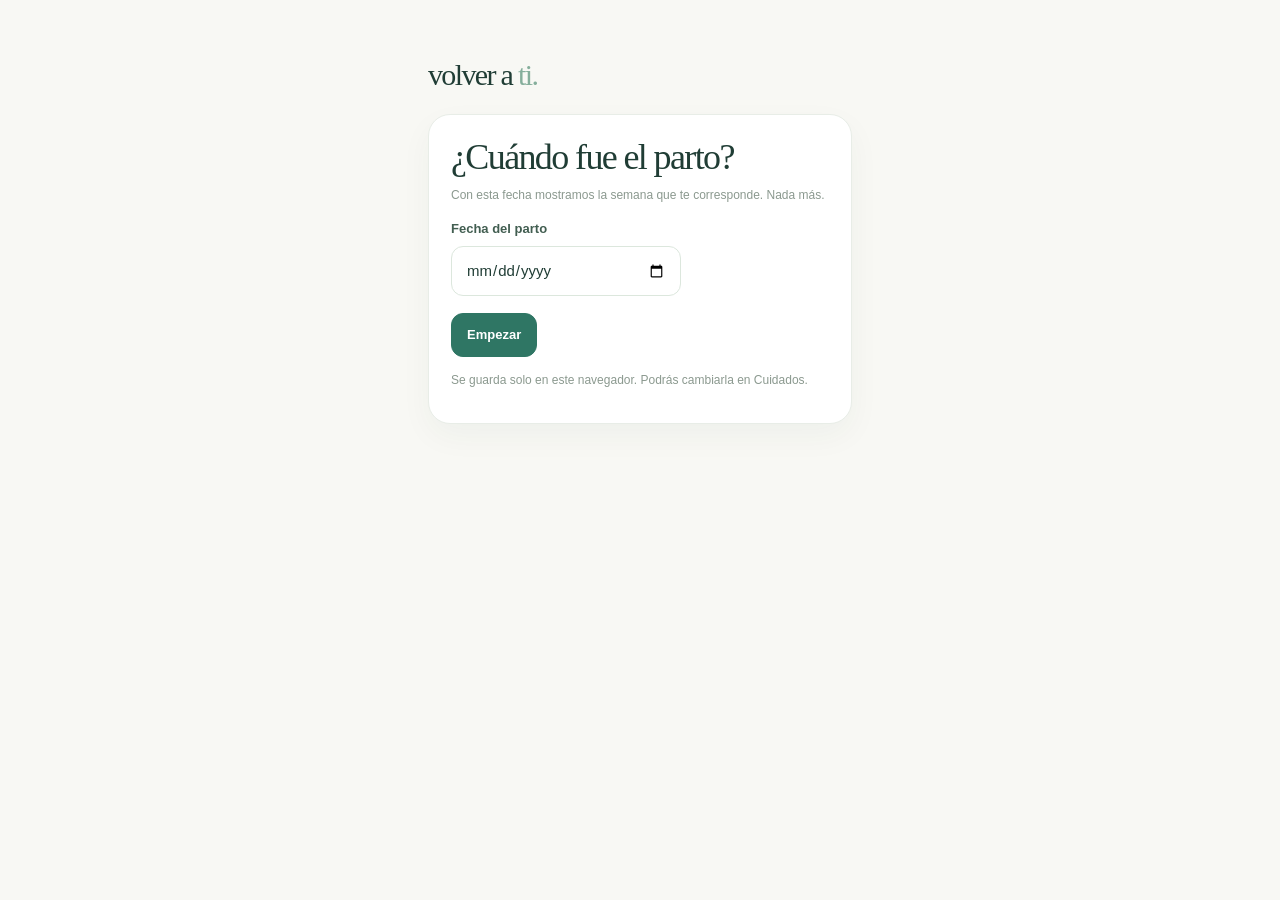
<file: posparto.html>
<!doctype html>
<html lang="es">
<head>
  <meta charset="utf-8">
  <meta name="viewport" content="width=device-width, initial-scale=1, viewport-fit=cover">
  <meta name="theme-color" content="#f8f8f4">
  <meta name="description" content="Una guía suave, personalizada y privada para acompañar la recuperación después del parto.">
  <title>Volver a ti · Recuperación posparto</title>
  <link rel="stylesheet" href="compartido.css">
</head>
<body>
  <div id="app" class="app"><noscript>Para usar la checklist y el calendario necesitas activar JavaScript. Las recomendaciones generales están disponibles en las fuentes oficiales: ACOG y NHS.</noscript></div>
  <script src="app.js"></script>
  <script src="datos-posparto.js"></script>
</body>
</html>
</file>
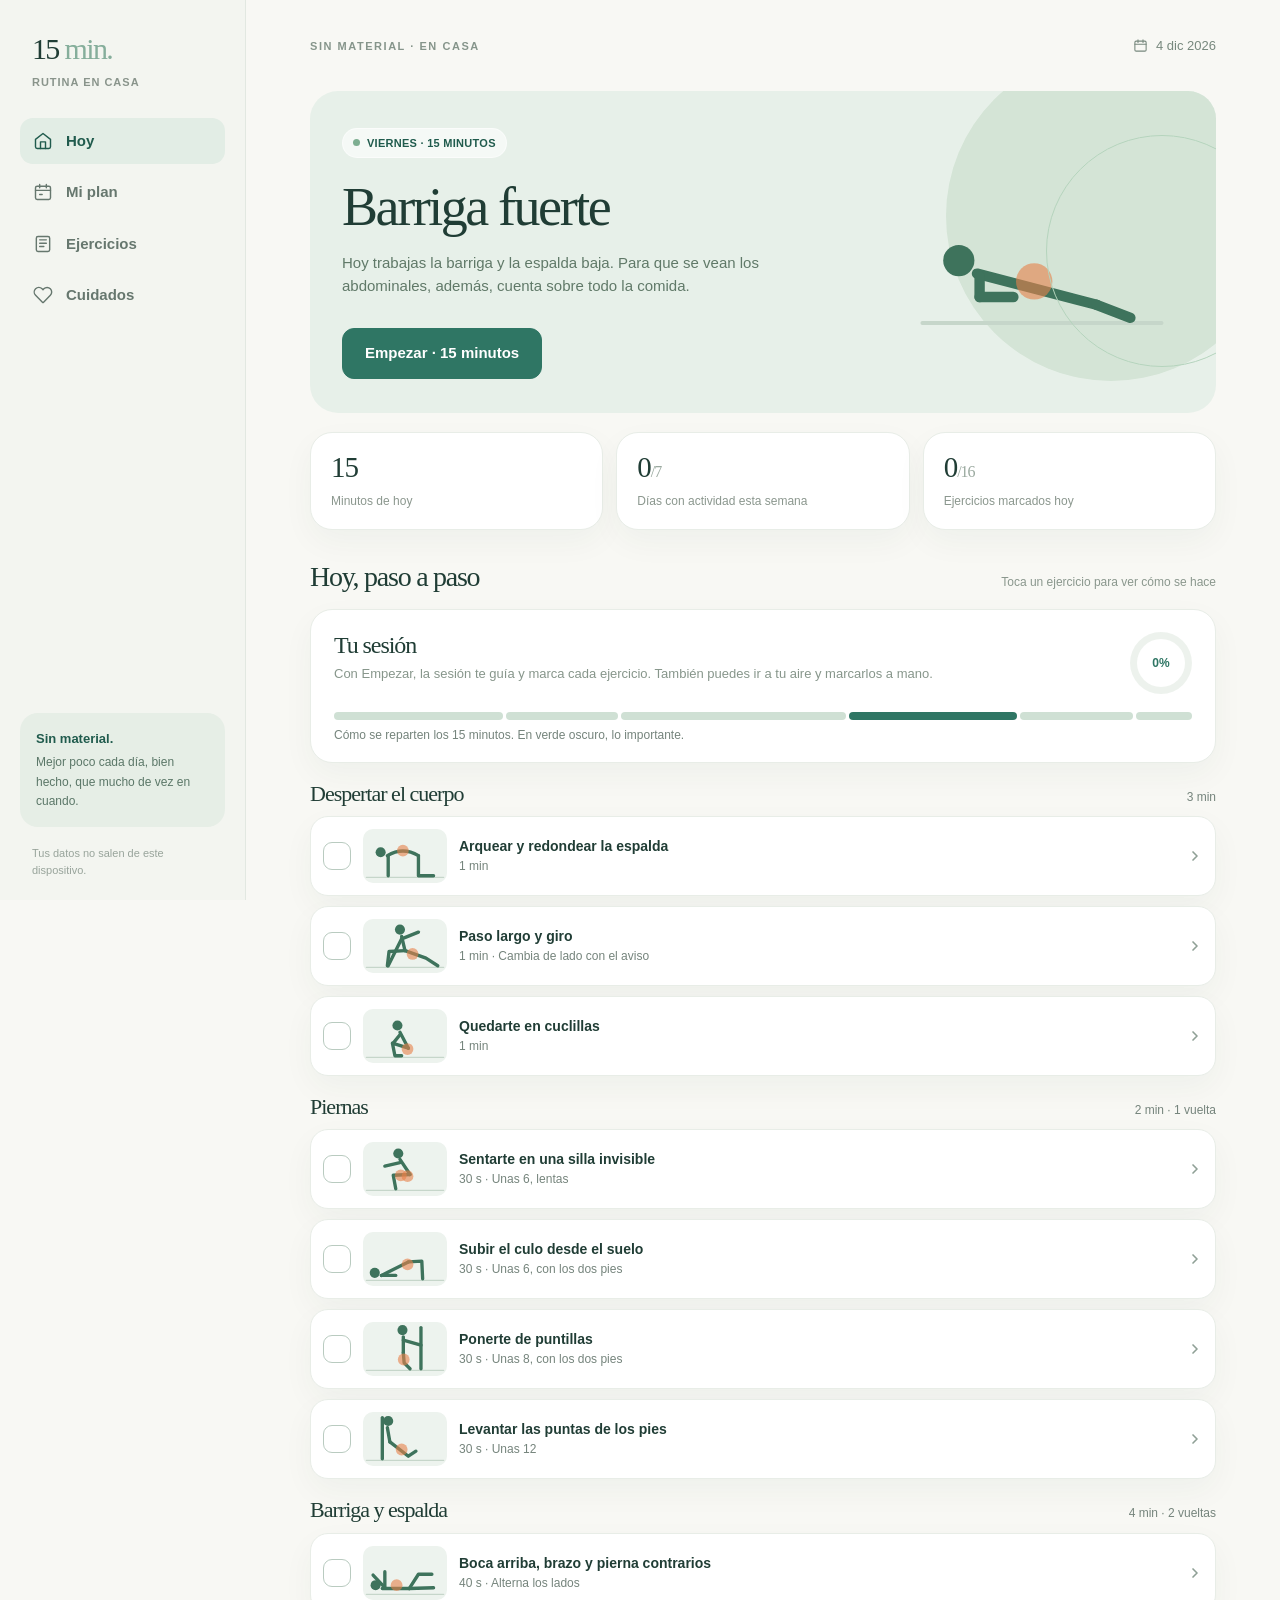
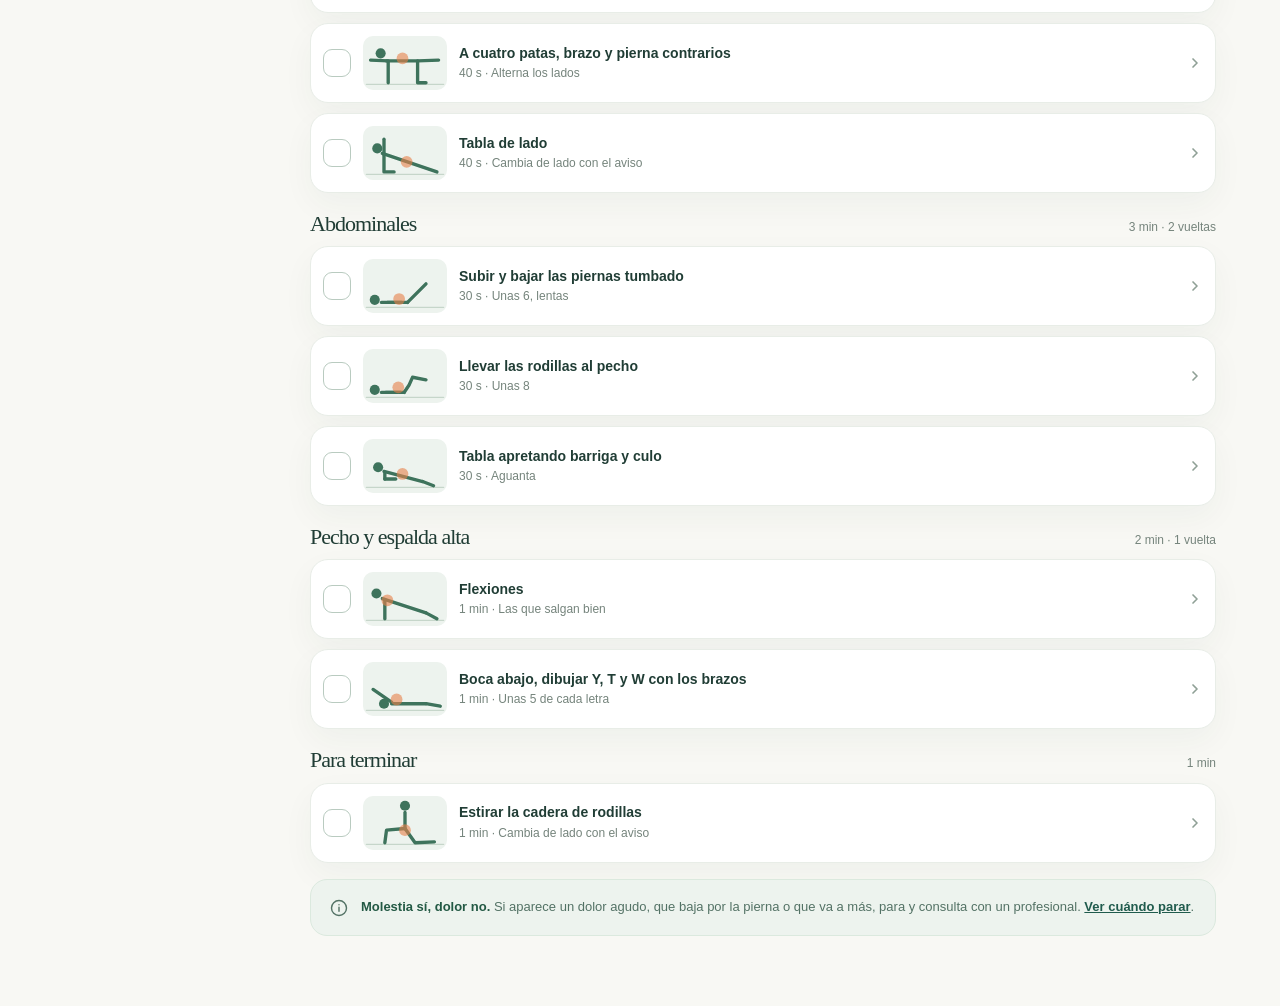
<file: rutina.html>
<!doctype html>
<html lang="es">
<head>
  <meta charset="utf-8">
  <meta name="viewport" content="width=device-width, initial-scale=1, viewport-fit=cover">
  <meta name="theme-color" content="#f8f8f4">
  <meta name="robots" content="noindex">
  <title>15 minutos · Rutina en casa</title>
  <link rel="stylesheet" href="compartido.css">
</head>
<body>
  <div id="app" class="app"><noscript>Para usar esta rutina necesitas activar JavaScript.</noscript></div>
  <script src="app.js"></script>
  <script src="temporizador.js"></script>
  <script src="animaciones.js"></script>
  <script src="datos-rutina.js"></script>
</body>
</html>
</file>
<file: compartido.css>
:root { color-scheme: light; --ink:#203d35; --muted:#75847c; --teal:#2f7664; --teal-dark:#205b4d; --mint:#eaf2ed; --mint-deep:#cddfd2; --canvas:#f8f8f4; --white:#fff; --stroke:#e2e8e1; --peach:#f7e9db; --peach-dark:#996642; --pink:#f6e4e3; --red:#9c494e; --shadow:0 12px 32px rgba(24,62,49,.045); --radius:22px; }
    *{box-sizing:border-box} html{scroll-behavior:smooth} body{margin:0; background:var(--canvas); color:var(--ink); font:15px/1.5 -apple-system,BlinkMacSystemFont,"Segoe UI",Inter,Arial,sans-serif; -webkit-font-smoothing:antialiased} button,input{font:inherit} button{cursor:pointer} a{color:var(--teal-dark)} button:focus-visible,input:focus-visible,a:focus-visible{outline:3px solid #87c1ab;outline-offset:3px} ::selection{background:#c8e6d5}
    .app{min-height:100vh;display:grid;grid-template-columns:246px minmax(0,1fr)}
    .sidebar{background:#f3f5f0;border-right:1px solid var(--stroke);padding:32px 20px 22px;display:flex;flex-direction:column;position:sticky;top:0;height:100vh}
    .logo-wrap{padding:2px 12px 27px}.logo{font-family:Georgia,"Times New Roman",serif;font-size:30px;font-weight:400;letter-spacing:-1.65px;line-height:1}.logo span{color:#85ae9b}.brand-tag{font-size:11px;letter-spacing:.09em;text-transform:uppercase;color:#89948b;margin-top:10px;font-weight:650}
    .nav{display:flex;flex-direction:column;gap:5px}.nav-btn{display:flex;align-items:center;gap:13px;width:100%;text-align:left;background:transparent;border:0;border-radius:13px;padding:12px 13px;color:#66776e;font-weight:600;transition:background .15s,color .15s}.nav-btn:hover{background:#e7eee7}.nav-btn.active{color:var(--teal-dark);background:#e2ede5}.nav-btn svg{width:20px;height:20px;flex-shrink:0}.side-note{margin-top:auto;background:#e6eee6;border-radius:18px;padding:16px;color:#5b7768;font-size:12px;line-height:1.6}.side-note strong{display:block;color:var(--teal-dark);font-size:13px;margin-bottom:4px}.side-bottom{padding:18px 12px 0;font-size:11px;color:#98a49b}
    .main{width:100%;max-width:1070px;margin:0 auto;padding:36px clamp(22px,5vw,68px) 70px;min-width:0}
    .topbar{display:flex;align-items:center;justify-content:space-between;gap:14px;margin-bottom:35px}.eyebrow{font-size:11px;text-transform:uppercase;font-weight:750;letter-spacing:.14em;color:#86958b}.date-widget{display:flex;align-items:center;gap:8px;font-size:13px;color:#77887d;white-space:nowrap}.date-widget svg{width:15px;height:15px}
    h1,h2,h3,p{margin-top:0} h1,h2,h3{font-family:Georgia,"Times New Roman",serif;font-weight:400;letter-spacing:-.045em;line-height:1.15} h1{font-size:clamp(36px,5vw,54px);margin-bottom:14px} h2{font-size:clamp(27px,3vw,36px);margin-bottom:9px} h3{font-size:23px;margin-bottom:8px} .lead{font-size:16px;line-height:1.7;color:#6a7d71;max-width:660px}
    .hero{display:grid;grid-template-columns:minmax(0,1.45fr) minmax(220px,.85fr);background:#e7f0e9;border-radius:28px;min-height:280px;overflow:hidden;position:relative}.hero-content{padding:37px 32px 34px;position:relative;z-index:1}.hero h1{max-width:450px}.hero p{color:#607968;max-width:420px}.hero-art{align-self:stretch;display:flex;align-items:center;justify-content:center;position:relative;overflow:hidden}.hero-art:before{content:"";position:absolute;width:330px;height:330px;border-radius:50%;background:#d4e4d6;right:-60px;top:-40px}.hero-art:after{content:"";position:absolute;width:230px;height:230px;border-radius:50%;border:1px solid #b5d4bd;right:-62px;top:44px}.hero-art svg{z-index:1;width:min(260px,100%);height:auto;transform:translate(13px,8px)}
    .pill{display:inline-flex;align-items:center;gap:7px;background:#fff9;border:1px solid #ffffff87;border-radius:999px;padding:6px 10px;font-size:11px;font-weight:700;letter-spacing:.025em;color:var(--teal-dark);margin-bottom:18px}.pill .dot{background:#7dae91;height:7px;width:7px;border-radius:50%}
    .section-title{display:flex;justify-content:space-between;align-items:baseline;gap:12px;margin:31px 0 15px}.section-title h2{font-size:28px;margin:0}.section-title span{color:#8a978d;font-size:12px}
    .card{background:var(--white);border:1px solid #e8ede7;border-radius:var(--radius);box-shadow:var(--shadow)}
    .mini-grid{display:grid;grid-template-columns:repeat(3,minmax(0,1fr));gap:13px;margin-top:19px}.stat{padding:19px 20px}.stat .value{font-family:Georgia,serif;font-size:29px;letter-spacing:-1px;line-height:1.1}.stat .label{font-size:12px;color:#8b978e;margin-top:9px}
    .checklist{padding:9px 22px 5px}.check-row{display:flex;align-items:center;gap:15px;padding:19px 2px;border-bottom:1px solid #eef0ec}.check-row:last-child{border-bottom:0}.check-box{width:25px;height:25px;border:1.5px solid #b9cbc0;border-radius:9px;display:flex;align-items:center;justify-content:center;flex-shrink:0;background:white;color:white;transition:.15s}.check-row.done .check-box{background:var(--teal);border-color:var(--teal)}.check-row.done .check-title{color:#84958a;text-decoration:line-through;text-decoration-thickness:1px}.check-title{font-size:14px;font-weight:700}.check-detail{font-size:12px;color:#89958b;margin-top:2px}.check-text{flex:1}.check-row button{border:0;background:none;padding:0;text-align:left;color:inherit;display:flex;align-items:center;gap:15px;width:100%}.check-row button:hover .check-title{color:var(--teal)}
    .card-hdr{display:flex;align-items:flex-start;justify-content:space-between;gap:16px;padding:22px 23px 3px}.card-hdr h3{font-size:24px;margin-bottom:5px}.card-hdr p{font-size:13px;color:#87968b;line-height:1.5}.progress-ring{--p:0;flex:0 0 62px;width:62px;height:62px;border-radius:50%;background:conic-gradient(var(--teal) calc(var(--p)*1%),#edf2ed 0);display:grid;place-items:center}.progress-ring:before{content:"";grid-area:1/1;background:white;width:48px;height:48px;border-radius:50%}.progress-ring span{grid-area:1/1;z-index:1;font-size:12px;font-weight:800;color:var(--teal)}
    .disclaimer{border-radius:17px;background:#f6f5ee;color:#73786b;padding:15px 17px;font-size:12px;line-height:1.6}.disclaimer strong{color:#677466}.notice{background:#edf3ee;border:1px solid #dbe9de;border-radius:17px;padding:17px 18px;display:flex;gap:12px;color:#537265;font-size:13px;line-height:1.6}.notice svg{flex:0 0 20px;margin-top:1px}.notice strong{color:#235944}
    .week-strip{display:flex;overflow-x:auto;gap:9px;padding:6px 1px 11px;scrollbar-width:thin}.week-chip{border:1px solid #dce5dc;color:#7a887d;border-radius:13px;background:white;min-width:73px;padding:12px 10px;text-align:center;flex-shrink:0}.week-chip strong{display:block;font-size:18px;line-height:1.25}.week-chip span{display:block;font-size:10px;margin-top:3px}.week-chip.selected{background:var(--teal);border-color:var(--teal);color:white}.week-chip.current:not(.selected){border-color:#78a995;color:var(--teal-dark)}
    .week-card{padding:30px}.week-card h2{font-size:34px;margin:7px 0 8px}.week-card .sub{color:#73867a;max-width:640px;margin-bottom:21px}.tag{display:inline-block;padding:5px 9px;border-radius:30px;background:#eaf2eb;color:#47745d;font-size:11px;font-weight:700}.tag.peach{background:#f9eee4;color:#a17952}.divider{border:0;border-top:1px solid #e9eee8;margin:23px 0}.week-list{display:grid;grid-template-columns:1fr 1fr;gap:14px}.week-action{border-radius:14px;background:#f6f8f4;padding:15px}.week-action strong{display:block;font-size:13px;margin-bottom:6px}.week-action span{font-size:12px;color:#75867c;line-height:1.5}.step-list{margin:13px 0 0;padding:0;list-style:none}.step-list li{padding:11px 0;display:flex;gap:11px;color:#61766a;border-bottom:1px solid #edf0ea}.step-list li:last-child{border:0}.step-number{display:grid;place-items:center;width:25px;height:25px;flex:0 0 25px;background:#e5f0e8;border-radius:50%;font-size:12px;font-weight:700;color:#3b8263}.step-list span{font-size:13px;line-height:1.55}
    .x-unused{display:grid;grid-template-columns:repeat(2,minmax(0,1fr));gap:16px}.exercise-card{overflow:hidden}.exercise-art{height:160px;display:flex;justify-content:center;align-items:center;background:#edf3ee;position:relative}.exercise-art.peach{background:#f7eee5}.exercise-art.blue{background:#eaf0f5}.exercise-art svg{height:125px;width:100%;max-width:250px}.exercise-body{padding:19px 19px 17px}.exercise-body h3{font-size:22px;margin-top:8px}.exercise-body p{font-size:13px;color:#77877c;line-height:1.6;min-height:55px;margin-bottom:15px}.exercise-meta{display:flex;justify-content:space-between;gap:8px;font-size:12px;color:#87998a;margin-bottom:15px}.ghost-btn{border:1px solid #dce8df;border-radius:11px;padding:9px 13px;color:var(--teal-dark);background:#f9fbf8;font-weight:700;font-size:12px}.ghost-btn:hover{background:#e9f3eb}.filters{display:flex;gap:7px;margin:18px 0}.filter{border:1px solid #dce7de;background:#fff;color:#6a8475;padding:8px 15px;border-radius:30px;font-size:12px;font-weight:650}.filter.active{background:#dfece3;color:#245943;border-color:#dfece3}
    .row-2{display:grid;grid-template-columns:1fr 1fr;gap:18px}.safety-list{padding:4px 22px 18px}.safety-item{display:flex;align-items:flex-start;gap:12px;padding:13px 0;font-size:13px;color:#697d70;border-bottom:1px solid #ebefea;line-height:1.55}.safety-item:last-child{border:0}.safety-item .bul{width:8px;height:8px;border-radius:50%;background:#9abb9d;flex-shrink:0;margin-top:7px}.urgent{background:#fcf1ed;border:1px solid #f0dcd4;border-radius:var(--radius);padding:23px}.urgent h3{color:#904b48}.urgent ul{color:#8d6660;font-size:13px;line-height:1.8;padding-left:20px;margin-bottom:6px}
    .field{margin-top:15px}.field label{display:block;font-weight:650;font-size:13px;margin-bottom:7px;color:#425e51}.field input{padding:12px 14px;border:1px solid #dce7dd;border-radius:12px;color:var(--ink);background:#fff;max-width:230px;width:100%}.actions{display:flex;gap:10px;flex-wrap:wrap}.btn{background:var(--teal);border:1px solid var(--teal);color:white;border-radius:12px;padding:11px 15px;font-size:13px;font-weight:700}.btn:hover{background:var(--teal-dark)}.btn.secondary{background:white;color:var(--teal-dark);border-color:#d9e5dc}.btn.danger{color:#a34d4d;background:white;border-color:#eccaca}.tiny{font-size:12px;color:#8b998f}.source{font-size:13px;line-height:1.8;color:#718579;margin:8px 0}.source a{text-decoration:underline;text-decoration-color:#b9d0c1;text-underline-offset:3px}.bottomnav{display:none}
    .modal-cover{position:fixed;z-index:20;inset:0;background:rgba(27,48,40,.42);display:flex;align-items:center;justify-content:center;padding:20px}.modal{background:#fff;border-radius:24px;max-width:550px;width:100%;max-height:88vh;overflow:auto;box-shadow:0 28px 85px #122c2333}.modal-hdr{display:flex;align-items:flex-start;justify-content:space-between;gap:15px;padding:24px 24px 12px}.close{width:33px;height:33px;flex-shrink:0;border:1px solid #e4eae3;background:white;border-radius:50%;color:#789181;font-size:23px;line-height:1}.modal-content{padding:0 24px 27px}.modal-content p,.modal-content li{font-size:14px;color:#6c8174;line-height:1.7}.modal-content ol{padding-left:22px}.modal-content li{margin-bottom:8px}.modal-art{height:155px;background:#eef4ee;border-radius:15px;display:flex;justify-content:center;align-items:center;margin-bottom:19px}.modal-art svg{height:137px;width:250px}.icon{width:20px;height:20px;display:inline-block;vertical-align:middle}.sr-only{position:absolute;width:1px;height:1px;padding:0;clip:rect(0,0,0,0);overflow:hidden;white-space:nowrap;border:0}
    @media(max-width:950px){.app{grid-template-columns:190px minmax(0,1fr)}.sidebar{padding:25px 12px}.logo-wrap{padding-left:10px}.main{padding:32px 27px 70px}.hero-content{padding:30px 25px}.hero{grid-template-columns:1.6fr .8fr}.hero-art svg{transform:translate(15px,12px)}}
    @media(max-width:700px){.app{display:block}.sidebar{display:none}.main{padding:22px 17px calc(100px + env(safe-area-inset-bottom));max-width:600px}.topbar{margin-bottom:21px}.hero{min-height:242px;grid-template-columns:1fr 95px;border-radius:22px}.hero-content{padding:29px 0 26px 24px}.hero h1{font-size:37px;line-height:1.06}.hero p{font-size:13px;line-height:1.6}.hero-art:before{right:-152px;top:1px}.hero-art:after{right:-165px}.hero-art svg{position:absolute;width:176px;max-width:none;right:-18px;top:54px}.pill{font-size:10px;padding:5px 9px;margin-bottom:13px}.mini-grid{gap:8px}.stat{padding:15px 10px}.stat .value{font-size:25px}.stat .label{font-size:10px}.card-hdr{padding:19px 17px 4px}.card-hdr h3{font-size:22px}.checklist{padding:4px 16px}.check-row{padding:16px 0}.section-title{margin-top:29px}.section-title h2{font-size:27px}.week-card{padding:21px}.week-list,.row-2{grid-template-columns:1fr}.x-unused{grid-template-columns:1fr 1fr;gap:10px}.exercise-art{height:113px}.exercise-art svg{height:104px}.exercise-body{padding:14px}.exercise-body h3{font-size:19px}.exercise-body p{font-size:12px;min-height:75px}.exercise-meta{flex-direction:column;gap:2px}.bottomnav{position:fixed;bottom:0;left:0;right:0;display:grid;grid-template-columns:repeat(4,1fr);background:#fffffff2;backdrop-filter:blur(15px);border-top:1px solid #e4ebe4;padding:10px 6px calc(10px + env(safe-area-inset-bottom));z-index:10;box-shadow:0 -4px 30px #204b3810}.bottomnav button{border:0;background:none;color:#9ba9a0;display:flex;flex-direction:column;align-items:center;gap:3px;font-size:10px;font-weight:750;padding:3px 0}.bottomnav button.active{color:var(--teal-dark)}.bottomnav button svg{width:21px;height:21px}}
    @media(max-width:390px){.hero h1{font-size:33px}.hero-content{padding-left:19px}.x-unused{grid-template-columns:1fr}.exercise-art{height:135px}.exercise-body p{min-height:0}.date-widget{font-size:11px}}
    @media(prefers-reduced-motion:reduce){html{scroll-behavior:auto}*,*:before,*:after{animation:none!important;transition:none!important}}
    @media print{.sidebar,.bottomnav,.topbar,.ghost-btn,.filters,.actions{display:none!important}.app{display:block}.main{max-width:none;padding:0}.card,.week-card{break-inside:avoid}body{background:white}}
.of{font-size:16px;color:#9aa99f}.page-h{margin-top:12px}.pad{padding:22px}
.today-card{padding-bottom:18px;margin-bottom:6px}.bar-wrap{padding:12px 23px 0}.bar{display:flex;height:8px;gap:3px;margin-bottom:6px}.bar i{display:block;border-radius:4px;background:#cfe0d4}.bar i.focus{background:var(--teal)}.bar-note{font-size:12px;color:var(--muted)}
.group{margin-top:18px}.group-hdr{display:flex;justify-content:space-between;align-items:baseline;gap:12px;margin-bottom:10px}.group-hdr h3{font-size:22px;margin:0}.group-hdr span{font-size:12px;color:var(--muted);white-space:nowrap}
.ex{background:#fff;border:1px solid #e8ede7;border-radius:18px;box-shadow:var(--shadow);margin-bottom:10px;overflow:hidden}.ex.done{opacity:.62}.ex.done .ex-name{text-decoration:line-through;text-decoration-thickness:1px}
.ex-top{display:flex;align-items:center;gap:12px;padding:12px}.check{flex:0 0 28px;width:28px;height:28px;border:1.5px solid #b9cbc0;border-radius:9px;background:#fff;color:#fff;padding:0;display:grid;place-items:center}.ex.done .check{background:var(--teal);border-color:var(--teal)}.check .icon{width:16px;height:16px;stroke-width:3}
.open{flex:1;min-width:0;display:flex;align-items:center;gap:12px;background:none;border:0;padding:0;text-align:left;color:inherit}.open.static{min-height:46px}
.thumb{flex:0 0 84px;width:84px;height:54px;background:#edf3ee;border-radius:10px;overflow:hidden}.thumb svg{width:100%;height:100%;display:block}
.ex-main{flex:1;min-width:0}.ex-name{display:block;font-weight:700;font-size:14px;line-height:1.3}.ex-dose{display:block;font-size:12px;color:var(--muted);margin-top:2px}
.chev{flex:0 0 16px;width:16px;height:16px;color:#8fa096;transition:transform .15s}.ex.expanded .chev{transform:rotate(90deg)}
.detail{display:none;padding:0 14px 16px}.ex.expanded .detail{display:block}
.sheet-lead{font-size:14px;color:#55695e;margin:0 0 12px}.big{background:#edf3ee;border-radius:14px;margin-bottom:14px}.big svg{display:block;width:100%;max-width:340px;margin:0 auto}
.feel{display:flex;gap:9px;align-items:flex-start;background:var(--peach);border-radius:12px;padding:10px 12px;font-size:13px;color:#6d4a30;margin-bottom:12px}.feel i{flex:0 0 12px;width:12px;height:12px;border-radius:50%;background:#e39a6b;margin-top:4px}
.steps{display:grid;gap:8px;margin-bottom:12px}.step{display:grid;grid-template-columns:128px 1fr;gap:12px;align-items:center}.step.plain{grid-template-columns:1fr}.step-img{background:#edf3ee;border-radius:12px;overflow:hidden}.step-img svg{display:block;width:100%}
.step-txt{display:flex;gap:9px;font-size:14px;color:#3f584d;line-height:1.4}.step-txt b{flex:0 0 22px;width:22px;height:22px;border-radius:50%;background:#e5f0e8;color:var(--teal-dark);display:grid;place-items:center;font-size:12px}
.tips{display:grid;grid-template-columns:1fr 1fr;gap:8px;font-size:13px}.tip{background:#f6f8f4;border-radius:12px;padding:10px 12px;color:#55695e}.tip strong{display:block;color:var(--ink);font-size:12px;margin-bottom:2px}
.week-strip.fit{display:grid;grid-template-columns:repeat(7,minmax(0,1fr));gap:6px}.week-strip.fit .week-chip{min-width:0;padding:10px 2px}.week-strip.fit .week-chip span{font-size:9px}
.welcome{max-width:460px;margin:0 auto;padding:60px 18px}.welcome .logo{margin-bottom:24px}.welcome h2{margin-bottom:8px}
@media(max-width:700px){.tips{grid-template-columns:1fr}.thumb{flex-basis:68px;width:68px;height:46px}.hero:has(.fig){grid-template-columns:1fr;min-height:0}.hero-art:has(.fig){display:none}.hero:has(.fig) .hero-content{padding-right:24px}}

.btn.start{margin-top:16px;padding:13px 22px;font-size:15px}
.player{position:fixed;inset:0;z-index:30;background:var(--canvas);overflow:auto}.pl-inner{max-width:520px;min-height:100%;margin:0 auto;padding:18px 18px calc(18px + env(safe-area-inset-bottom));display:flex;flex-direction:column}
.pl-top{display:flex;justify-content:space-between;align-items:center;gap:12px;font-size:12px;color:var(--muted)}.pl-link{border:0;background:none;padding:4px 0;color:var(--teal-dark);font-size:12px;font-weight:700;text-decoration:underline;white-space:nowrap}
.pl-track{height:6px;background:#dfe9e1;border-radius:3px;overflow:hidden;margin:10px 0 14px}.pl-track i{display:block;height:100%;background:var(--teal);width:0}
.pl-art{background:#edf3ee;border-radius:18px}.pl-art svg{display:block;width:100%;max-width:340px;max-height:30vh;margin:0 auto}
.player h2{font-size:27px;margin:16px 0 2px;text-align:center}.pl-hint{min-height:22px;font-size:14px;color:var(--muted);text-align:center;margin:0}
.pl-status{text-align:center;font-weight:750;font-size:14px;letter-spacing:.02em;color:var(--teal-dark);margin-top:12px}.pl-status.soft{color:#996642}
.pl-clock{text-align:center;font-family:Georgia,"Times New Roman",serif;font-size:clamp(64px,20vw,88px);line-height:1.1;letter-spacing:-.03em;font-variant-numeric:tabular-nums}
.pl-controls{display:grid;grid-template-columns:1fr 1.3fr 1fr;gap:8px;margin-top:8px}.pl-controls .btn{padding:13px 6px}.pl-controls .btn:disabled{opacity:.4;cursor:default}
.pl-how{margin-top:12px;font-size:13px;color:#55695e}.pl-how summary{cursor:pointer;font-weight:700;color:var(--teal-dark);padding:4px 0}.pl-how ol{margin:6px 0 0;padding-left:20px}.pl-how li{margin-bottom:4px}
.pl-foot{display:flex;justify-content:space-between;align-items:center;flex-wrap:wrap;gap:4px 12px;margin-top:auto;padding-top:14px;font-size:12px;color:var(--muted)}
.pl-end{justify-content:center;text-align:center;align-items:center}.pl-end .actions{justify-content:center;margin-top:12px}

.anim{background:#edf3ee;border-radius:14px;margin-bottom:12px;overflow:hidden}.anim-stage svg{display:block;width:100%;max-width:400px;margin:0 auto}.anim-foot{display:flex;align-items:center;justify-content:space-between;gap:10px;padding:0 12px 10px}.anim-cap{margin:0;min-height:38px;font-size:13px;font-weight:650;color:var(--teal-dark);display:flex;align-items:center}.anim-btn{flex:0 0 auto;padding:7px 11px}
.pl-art .anim{margin:0}.pl-art .anim-stage svg{max-width:340px;max-height:32vh}
</file>
